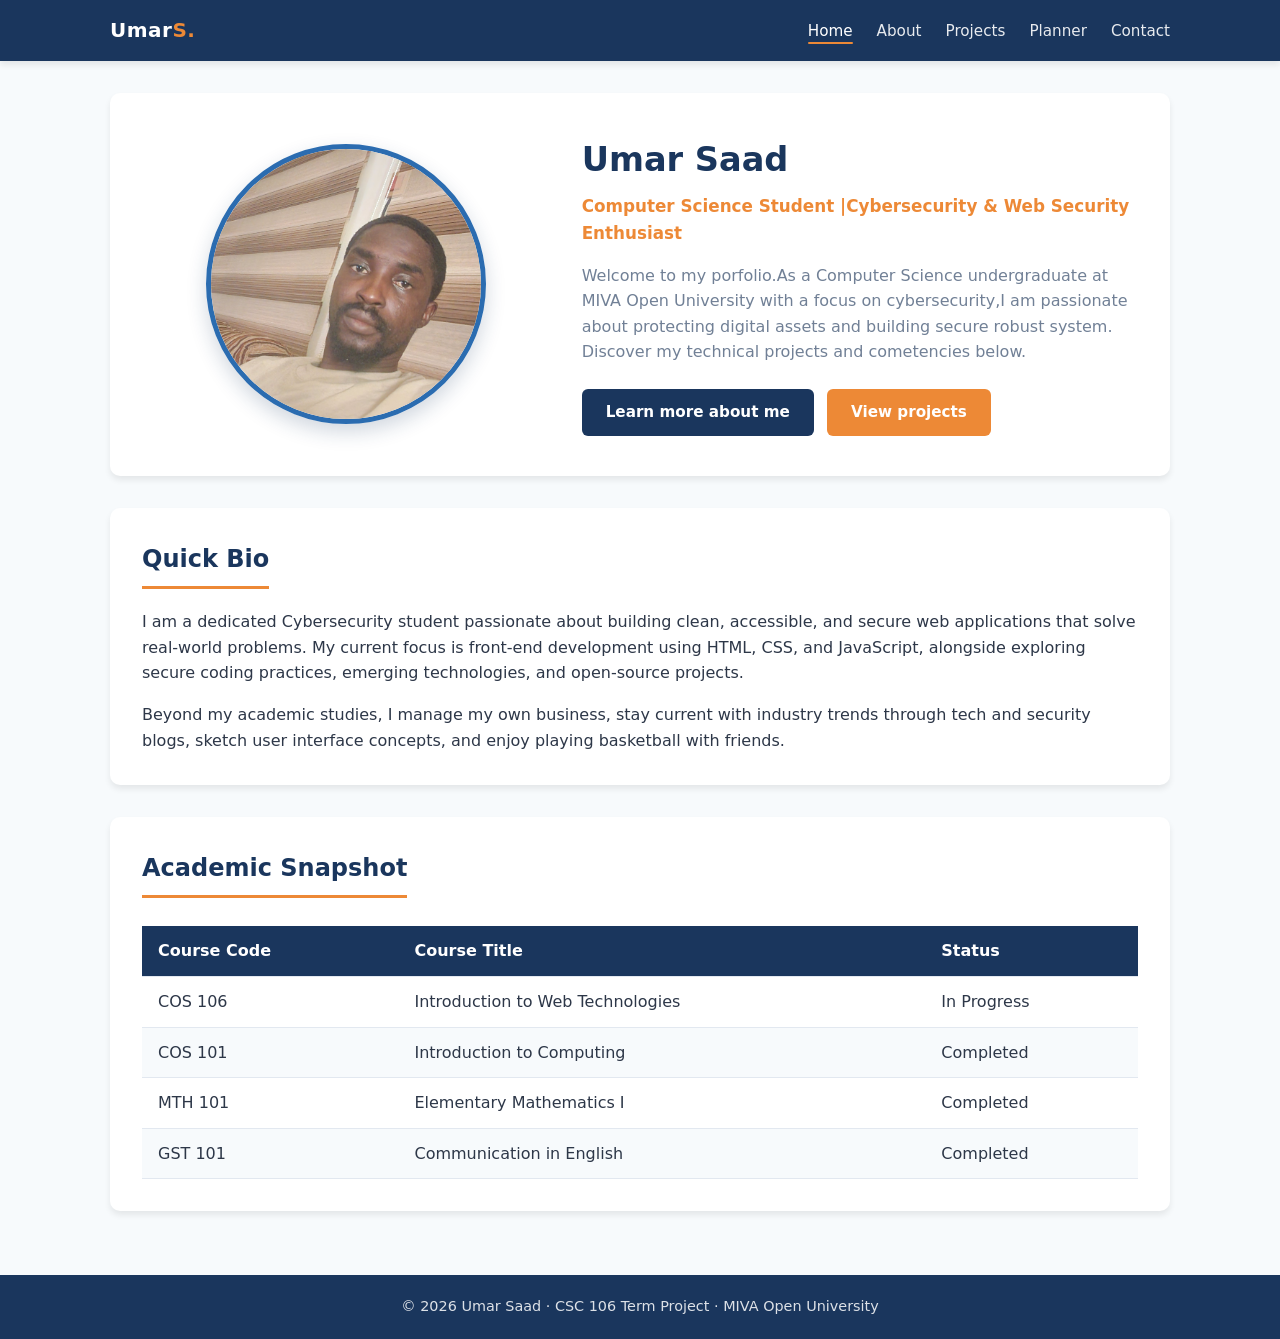
<file: index.html>
<!DOCTYPE html>
<html lang="en">
<head>
  <meta charset="UTF-8">
  <meta name="viewport" content="width=device-width, initial-scale=1.0">
  <title>Umar Saad | Student Portfolio</title>
  <link rel="stylesheet" href="css/style.css">
</head>
<body>
  <header>
    <div class="nav-container">
      <a href="index.html" class="logo">Umar<span>S.</span></a>
      <button class="menu-toggle" aria-label="Toggle menu">☰</button>
      <nav>
        <ul>
          <li><a href="index.html" class="active">Home</a></li>
          <li><a href="about.html">About</a></li>
          <li><a href="projects.html">Projects</a></li>
          <li><a href="planner.html">Planner</a></li>
          <li><a href="contact.html">Contact</a></li>
        </ul>
      </nav>
    </div>
  </header>

  <main>
    <section class="hero">
      <div>
        <img src="images/MP.jpg" alt="Umar Saad profile photo" class="hero-img"
             onerror="this.src='https://ui-avatars.com/api/?name=Umar+Saad&size=280&background=1a365d&color=fff&bold=true'">
      </div>
      <div class="hero-content">
        <h1>Umar Saad</h1>
        <p class="tagline">Computer Science Student |Cybersecurity & Web Security Enthusiast</p>
        <p>
          Welcome to my porfolio.As a Computer Science undergraduate at MIVA Open University with a
          focus on cybersecurity,I am passionate about protecting digital assets and building secure 
          robust system. Discover my technical projects and cometencies below.
        </p>
        <a href="about.html" class="btn">Learn more about me</a>
        <a href="projects.html" class="btn btn-accent" style="margin-left: 0.5rem;">View projects</a>
      </div>
    </section>

    <section class="section">
      <h2>Quick Bio</h2>
      <p>
        I am a dedicated Cybersecurity student passionate about building clean, accessible, and 
    secure web applications that solve real-world problems. My current focus is front-end 
    development using HTML, CSS, and JavaScript, alongside exploring secure coding practices, 
    emerging technologies, and open-source projects.
      </p>
      <p style="margin-top: 1rem;">
        Beyond my academic studies, I manage my own business, stay current with industry trends 
    through tech and security blogs, sketch user interface concepts, and enjoy playing basketball 
    with friends.
      </p>
    </section>

    <section class="section">
      <h2>Academic Snapshot</h2>
      <div class="table-wrapper">
        <table>
          <thead>
            <tr>
              <th>Course Code</th>
              <th>Course Title</th>
              <th>Status</th>
            </tr>
          </thead>
          <tbody>
            <tr>
              <td>COS 106</td>
              <td>Introduction to Web Technologies</td>
              <td>In Progress</td>
            </tr>
            <tr>
              <td>COS 101</td>
              <td>Introduction to Computing</td>
              <td>Completed</td>
            </tr>
            <tr>
              <td>MTH 101</td>
              <td>Elementary Mathematics I</td>
              <td>Completed</td>
            </tr>
            <tr>
              <td>GST 101</td>
              <td>Communication in English</td>
              <td>Completed</td>
            </tr>
          </tbody>
        </table>
      </div>
    </section>
  </main>

  <footer>
    <p>&copy; 2026 Umar Saad · CSC 106 Term Project · MIVA Open University</p>
  </footer>

  <script src="js/script.js"></script>
</body>
</html>
</file>
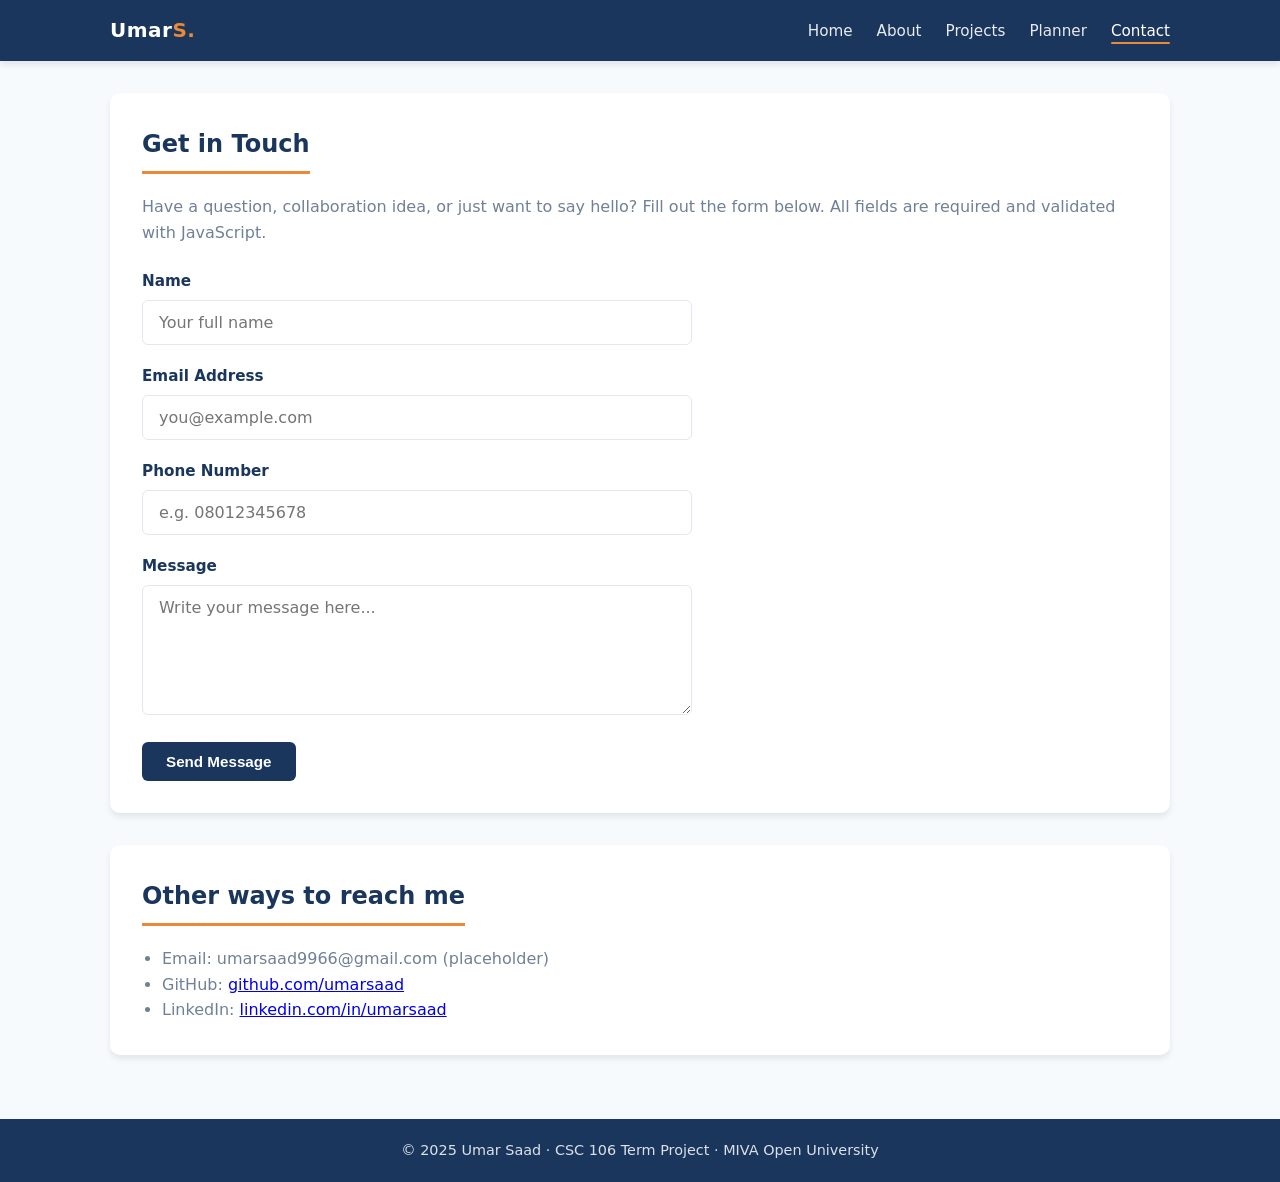
<file: contact.html>
<!DOCTYPE html>
<html lang="en">
<head>
  <meta charset="UTF-8">
  <meta name="viewport" content="width=device-width, initial-scale=1.0">
  <title>Contact | Umar Saad</title>
  <link rel="stylesheet" href="css/style.css">
</head>
<body>
  <header>
    <div class="nav-container">
      <a href="index.html" class="logo">Umar<span>S.</span></a>
      <button class="menu-toggle" aria-label="Toggle menu">☰</button>
      <nav>
        <ul>
          <li><a href="index.html">Home</a></li>
          <li><a href="about.html">About</a></li>
          <li><a href="projects.html">Projects</a></li>
          <li><a href="planner.html">Planner</a></li>
          <li><a href="contact.html" class="active">Contact</a></li>
        </ul>
      </nav>
    </div>
  </header>

  <main>
    <section class="section">
      <h2>Get in Touch</h2>
      <p style="margin-bottom: 1.5rem; color: var(--text-light);">
        Have a question, collaboration idea, or just want to say hello? Fill out the form below.
        All fields are required and validated with JavaScript.
      </p>

      <div id="success-banner" class="success-banner">
        Thank you! Your message has been sent successfully. I will get back to you soon.
      </div>

      <form id="contact-form" class="contact-form" novalidate>
        <div class="form-group">
          <label for="name">Name</label>
          <input type="text" id="name" name="name" placeholder="Your full name" autocomplete="name">
          <span class="error-msg"></span>
        </div>

        <div class="form-group">
          <label for="email">Email Address</label>
          <input type="email" id="email" name="email" placeholder="you@example.com" autocomplete="email">
          <span class="error-msg"></span>
        </div>

        <div class="form-group">
          <label for="phone">Phone Number</label>
          <input type="tel" id="phone" name="phone" placeholder="e.g. 08012345678" autocomplete="tel">
          <span class="error-msg"></span>
        </div>

        <div class="form-group">
          <label for="message">Message</label>
          <textarea id="message" name="message" placeholder="Write your message here..."></textarea>
          <span class="error-msg"></span>
        </div>

        <button type="submit" class="btn">Send Message</button>
      </form>
    </section>

    <section class="section">
      <h2>Other ways to reach me</h2>
      <ul style="padding-left: 1.25rem; color: var(--text-light);">
        <li>Email: umarsaad9966@gmail.com (placeholder)</li>
        <li>GitHub: <a href="https://github.com" target="_blank" rel="noopener">github.com/umarsaad</a></li>
        <li>LinkedIn: <a href="https://linkedin.com" target="_blank" rel="noopener">linkedin.com/in/umarsaad</a></li>
      </ul>
    </section>
  </main>

  <footer>
    <p>&copy; 2025 Umar Saad · CSC 106 Term Project · MIVA Open University</p>
  </footer>

  <script src="js/script.js"></script>
</body>
</html>
</file>
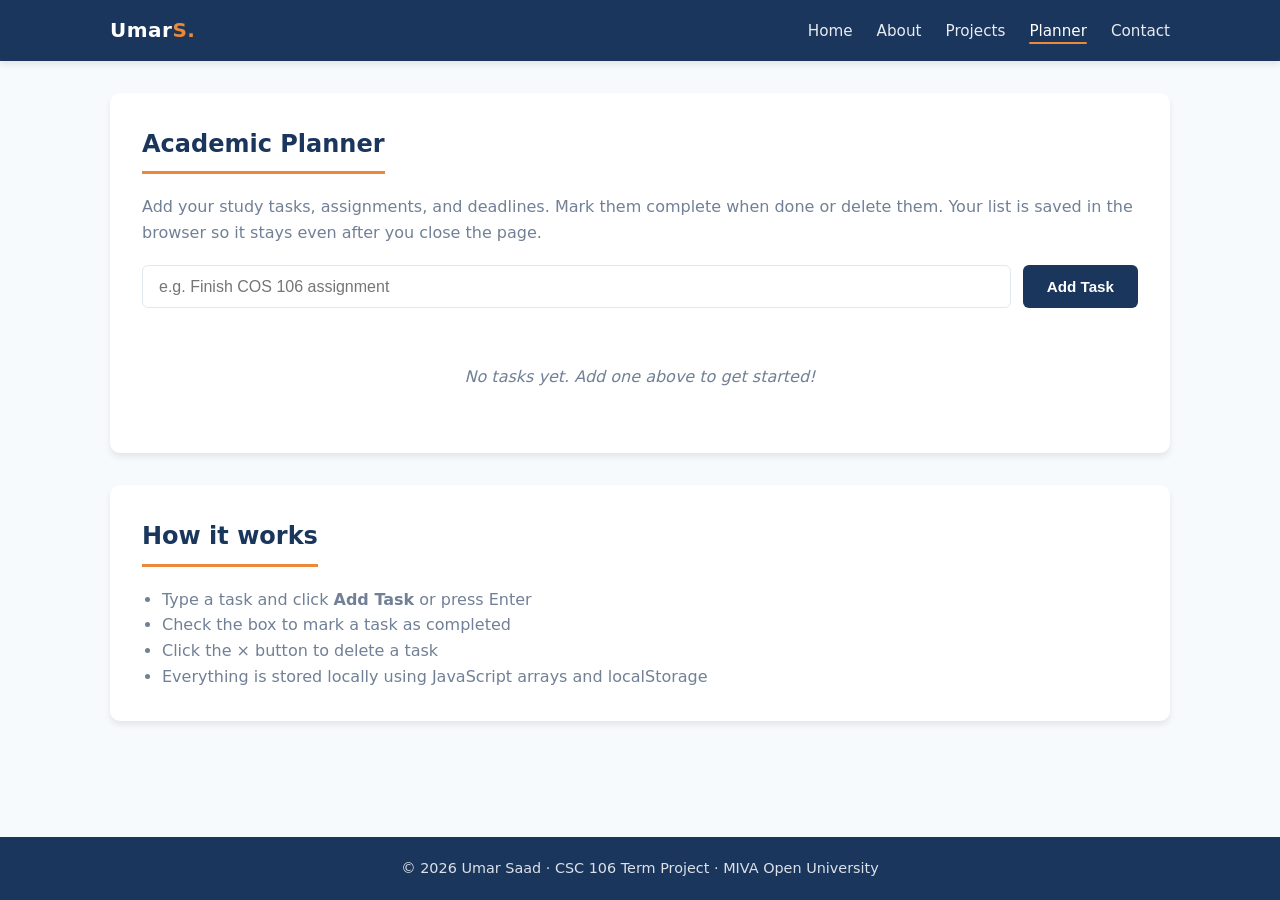
<file: planner.html>
<!DOCTYPE html>
<html lang="en">
<head>
  <meta charset="UTF-8">
  <meta name="viewport" content="width=device-width, initial-scale=1.0">
  <title>Academic Planner | Umar Saad</title>
  <link rel="stylesheet" href="css/style.css">
</head>
<body>
  <header>
    <div class="nav-container">
      <a href="index.html" class="logo">Umar<span>S.</span></a>
      <button class="menu-toggle" aria-label="Toggle menu">☰</button>
      <nav>
        <ul>
          <li><a href="index.html">Home</a></li>
          <li><a href="about.html">About</a></li>
          <li><a href="projects.html">Projects</a></li>
          <li><a href="planner.html" class="active">Planner</a></li>
          <li><a href="contact.html">Contact</a></li>
        </ul>
      </nav>
    </div>
  </header>

  <main>
    <section class="section">
      <h2>Academic Planner</h2>
      <p style="margin-bottom: 1.25rem; color: var(--text-light);">
        Add your study tasks, assignments, and deadlines. Mark them complete when done or delete them.
        Your list is saved in the browser so it stays even after you close the page.
      </p>

      <div class="planner-form">
        <input type="text" id="task-input" placeholder="e.g. Finish COS 106 assignment" aria-label="New task">
        <button type="button" id="add-task" class="btn">Add Task</button>
      </div>

      <p id="empty-msg" class="empty-msg">No tasks yet. Add one above to get started!</p>

      <ul id="task-list" class="task-list" aria-live="polite">
        <!-- Tasks rendered by JavaScript -->
      </ul>
    </section>

    <section class="section">
      <h2>How it works</h2>
      <ul style="padding-left: 1.25rem; color: var(--text-light);">
        <li>Type a task and click <strong>Add Task</strong> or press Enter</li>
        <li>Check the box to mark a task as completed</li>
        <li>Click the × button to delete a task</li>
        <li>Everything is stored locally using JavaScript arrays and localStorage</li>
      </ul>
    </section>
  </main>

  <footer>
    <p>&copy; 2026 Umar Saad · CSC 106 Term Project · MIVA Open University</p>
  </footer>

  <script src="js/script.js"></script>
</body>
</html>
</file>
<file: css/style.css>
/* COS 106 - Student Portfolio Stylesheet */
/* Simple, clean, responsive design */

:root {
  --primary: #1a365d;
  --primary-light: #2b6cb0;
  --accent: #ed8936;
  --bg: #f7fafc;
  --card-bg: #ffffff;
  --text: #2d3748;
  --text-light: #718096;
  --border: #e2e8f0;
  --success: #38a169;
  --danger: #e53e3e;
  --shadow: 0 4px 6px rgba(0, 0, 0, 0.08);
  --radius: 10px;
}

* {
  margin: 0;
  padding: 0;
  box-sizing: border-box;
}

html {
  scroll-behavior: smooth;
}

body {
  font-family: 'Segoe UI', system-ui, -apple-system, sans-serif;
  background: var(--bg);
  color: var(--text);
  line-height: 1.6;
  min-height: 100vh;
  display: flex;
  flex-direction: column;
}

/* ========== NAVIGATION ========== */
header {
  background: var(--primary);
  color: white;
  position: sticky;
  top: 0;
  z-index: 100;
  box-shadow: var(--shadow);
}

.nav-container {
  max-width: 1100px;
  margin: 0 auto;
  padding: 0.9rem 1.25rem;
  display: flex;
  justify-content: space-between;
  align-items: center;
}

.logo {
  font-size: 1.25rem;
  font-weight: 700;
  letter-spacing: 0.5px;
  text-decoration: none;
  color: white;
}

.logo span {
  color: var(--accent);
}

nav ul {
  list-style: none;
  display: flex;
  gap: 1.5rem;
}

nav a {
  color: rgba(255, 255, 255, 0.9);
  text-decoration: none;
  font-weight: 500;
  font-size: 0.95rem;
  transition: color 0.25s ease;
  position: relative;
}

nav a:hover,
nav a.active {
  color: white;
}

nav a.active::after,
nav a:hover::after {
  content: '';
  position: absolute;
  bottom: -4px;
  left: 0;
  width: 100%;
  height: 2px;
  background: var(--accent);
  border-radius: 2px;
}

/* Mobile menu button */
.menu-toggle {
  display: none;
  background: none;
  border: none;
  color: white;
  font-size: 1.6rem;
  cursor: pointer;
  padding: 0.25rem;
}

/* ========== MAIN CONTENT ========== */
main {
  flex: 1;
  max-width: 1100px;
  margin: 0 auto;
  padding: 2rem 1.25rem;
  width: 100%;
}

/* ========== HERO / HOMEPAGE ========== */
.hero {
  display: grid;
  grid-template-columns: 1fr 1.4fr;
  gap: 2.5rem;
  align-items: center;
  background: var(--card-bg);
  border-radius: var(--radius);
  padding: 2.5rem;
  box-shadow: var(--shadow);
  margin-bottom: 2rem;
}

.hero-img {
  width: 100%;
  max-width: 280px;
  aspect-ratio: 1;
  object-fit: cover;
  border-radius: 50%;
  border: 5px solid var(--primary-light);
  display: block;
  margin: 0 auto;
  box-shadow: 0 8px 20px rgba(26, 54, 93, 0.2);
  transition: transform 0.3s ease;
}

.hero-img:hover {
  transform: scale(1.03);
}

.hero-content h1 {
  font-size: 2.1rem;
  color: var(--primary);
  margin-bottom: 0.4rem;
}

.hero-content .tagline {
  color: var(--accent);
  font-weight: 600;
  margin-bottom: 1rem;
  font-size: 1.05rem;
}

.hero-content p {
  color: var(--text-light);
  margin-bottom: 1.5rem;
}

.btn {
  display: inline-block;
  background: var(--primary);
  color: white;
  padding: 0.7rem 1.5rem;
  border-radius: 6px;
  text-decoration: none;
  font-weight: 600;
  border: none;
  cursor: pointer;
  transition: background 0.25s ease, transform 0.2s ease;
  font-size: 0.95rem;
}

.btn:hover {
  background: var(--primary-light);
  transform: translateY(-2px);
}

.btn-accent {
  background: var(--accent);
}

.btn-accent:hover {
  background: #dd6b20;
}

/* ========== SECTIONS ========== */
.section {
  background: var(--card-bg);
  border-radius: var(--radius);
  padding: 2rem;
  box-shadow: var(--shadow);
  margin-bottom: 2rem;
}

.section h2 {
  color: var(--primary);
  margin-bottom: 1.25rem;
  font-size: 1.5rem;
  border-bottom: 3px solid var(--accent);
  padding-bottom: 0.5rem;
  display: inline-block;
}

/* ========== ABOUT PAGE ========== */
.about-grid {
  display: grid;
  grid-template-columns: 1fr 1fr;
  gap: 1.5rem;
}

.info-card {
  background: var(--bg);
  border-radius: 8px;
  padding: 1.25rem;
  border-left: 4px solid var(--primary-light);
}

.info-card h3 {
  color: var(--primary);
  margin-bottom: 0.6rem;
  font-size: 1.1rem;
}

.info-card ul {
  padding-left: 1.2rem;
  color: var(--text-light);
}

.info-card li {
  margin-bottom: 0.35rem;
}

.skills-list {
  display: flex;
  flex-wrap: wrap;
  gap: 0.5rem;
  margin-top: 0.5rem;
}

.skill-tag {
  background: var(--primary);
  color: white;
  padding: 0.3rem 0.8rem;
  border-radius: 20px;
  font-size: 0.85rem;
  font-weight: 500;
}

/* ========== PROJECTS ========== */
.projects-grid {
  display: grid;
  grid-template-columns: repeat(auto-fit, minmax(280px, 1fr));
  gap: 1.5rem;
}

.project-card {
  background: var(--bg);
  border-radius: var(--radius);
  overflow: hidden;
  box-shadow: var(--shadow);
  transition: transform 0.3s ease, box-shadow 0.3s ease;
  display: flex;
  flex-direction: column;
}

.project-card:hover {
  transform: translateY(-6px);
  box-shadow: 0 12px 24px rgba(0, 0, 0, 0.12);
}

.project-img {
  width: 100%;
  height: 160px;
  object-fit: cover;
  background: linear-gradient(135deg, var(--primary), var(--primary-light));
}

.project-body {
  padding: 1.25rem;
  flex: 1;
  display: flex;
  flex-direction: column;
}

.project-body h3 {
  color: var(--primary);
  margin-bottom: 0.5rem;
}

.project-body p {
  color: var(--text-light);
  font-size: 0.95rem;
  flex: 1;
  margin-bottom: 1rem;
}

.project-links {
  display: flex;
  gap: 0.75rem;
}

.project-links a {
  font-size: 0.85rem;
  color: var(--primary-light);
  text-decoration: none;
  font-weight: 600;
}

.project-links a:hover {
  color: var(--accent);
}

/* ========== PLANNER ========== */
.planner-form {
  display: flex;
  gap: 0.75rem;
  margin-bottom: 1.5rem;
  flex-wrap: wrap;
}

.planner-form input {
  flex: 1;
  min-width: 200px;
  padding: 0.7rem 1rem;
  border: 1px solid var(--border);
  border-radius: 6px;
  font-size: 1rem;
}

.planner-form input:focus {
  outline: none;
  border-color: var(--primary-light);
  box-shadow: 0 0 0 3px rgba(43, 108, 176, 0.15);
}

.task-list {
  list-style: none;
}

.task-item {
  display: flex;
  align-items: center;
  gap: 0.75rem;
  background: var(--bg);
  padding: 0.9rem 1rem;
  border-radius: 8px;
  margin-bottom: 0.6rem;
  transition: background 0.2s ease;
  animation: fadeIn 0.3s ease;
}

@keyframes fadeIn {
  from { opacity: 0; transform: translateY(8px); }
  to { opacity: 1; transform: translateY(0); }
}

.task-item.completed span {
  text-decoration: line-through;
  color: var(--text-light);
}

.task-item input[type="checkbox"] {
  width: 18px;
  height: 18px;
  cursor: pointer;
  accent-color: var(--success);
}

.task-item span {
  flex: 1;
  font-size: 0.98rem;
}

.task-item .delete-btn {
  background: none;
  border: none;
  color: var(--danger);
  cursor: pointer;
  font-size: 1.1rem;
  padding: 0.2rem 0.4rem;
  border-radius: 4px;
  transition: background 0.2s;
}

.task-item .delete-btn:hover {
  background: rgba(229, 62, 62, 0.1);
}

.empty-msg {
  text-align: center;
  color: var(--text-light);
  padding: 2rem;
  font-style: italic;
}

/* ========== CONTACT ========== */
.contact-form {
  max-width: 550px;
}

.form-group {
  margin-bottom: 1.2rem;
}

.form-group label {
  display: block;
  font-weight: 600;
  margin-bottom: 0.4rem;
  color: var(--primary);
  font-size: 0.95rem;
}

.form-group input,
.form-group textarea {
  width: 100%;
  padding: 0.75rem 1rem;
  border: 1px solid var(--border);
  border-radius: 6px;
  font-size: 1rem;
  font-family: inherit;
  transition: border-color 0.2s;
}

.form-group input:focus,
.form-group textarea:focus {
  outline: none;
  border-color: var(--primary-light);
  box-shadow: 0 0 0 3px rgba(43, 108, 176, 0.15);
}

.form-group textarea {
  min-height: 130px;
  resize: vertical;
}

.error-msg {
  color: var(--danger);
  font-size: 0.85rem;
  margin-top: 0.3rem;
  display: none;
}

.form-group.error input,
.form-group.error textarea {
  border-color: var(--danger);
}

.form-group.error .error-msg {
  display: block;
}

.success-banner {
  background: #c6f6d5;
  color: #22543d;
  padding: 1rem;
  border-radius: 8px;
  margin-bottom: 1.5rem;
  display: none;
  font-weight: 500;
}

/* ========== TABLE (example academic record) ========== */
.table-wrapper {
  overflow-x: auto;
}

table {
  width: 100%;
  border-collapse: collapse;
  margin-top: 0.5rem;
}

th, td {
  padding: 0.75rem 1rem;
  text-align: left;
  border-bottom: 1px solid var(--border);
}

th {
  background: var(--primary);
  color: white;
  font-weight: 600;
}

tr:nth-child(even) {
  background: var(--bg);
}

/* ========== MEDIA ========== */
.media-section {
  margin-top: 1.5rem;
}

.media-section video,
.media-section audio {
  width: 100%;
  max-width: 480px;
  border-radius: 8px;
  margin-top: 0.75rem;
}

/* ========== FOOTER ========== */
footer {
  background: var(--primary);
  color: rgba(255, 255, 255, 0.85);
  text-align: center;
  padding: 1.25rem;
  font-size: 0.9rem;
  margin-top: auto;
}

footer a {
  color: var(--accent);
  text-decoration: none;
}

/* ========== RESPONSIVE ========== */
@media (max-width: 768px) {
  .menu-toggle {
    display: block;
  }

  nav ul {
    display: none;
    position: absolute;
    top: 100%;
    left: 0;
    right: 0;
    background: var(--primary);
    flex-direction: column;
    padding: 1rem;
    gap: 0.75rem;
    box-shadow: 0 8px 16px rgba(0,0,0,0.15);
  }

  nav ul.open {
    display: flex;
  }

  .hero {
    grid-template-columns: 1fr;
    text-align: center;
    padding: 1.75rem;
  }

  .hero-img {
    max-width: 200px;
  }

  .about-grid {
    grid-template-columns: 1fr;
  }

  .planner-form {
    flex-direction: column;
  }

  .planner-form input {
    min-width: 100%;
  }

  main {
    padding: 1.5rem 1rem;
  }

  .section {
    padding: 1.5rem;
  }
}

@media (max-width: 480px) {
  .hero-content h1 {
    font-size: 1.7rem;
  }

  .nav-container {
    padding: 0.75rem 1rem;
  }
}
</file>
